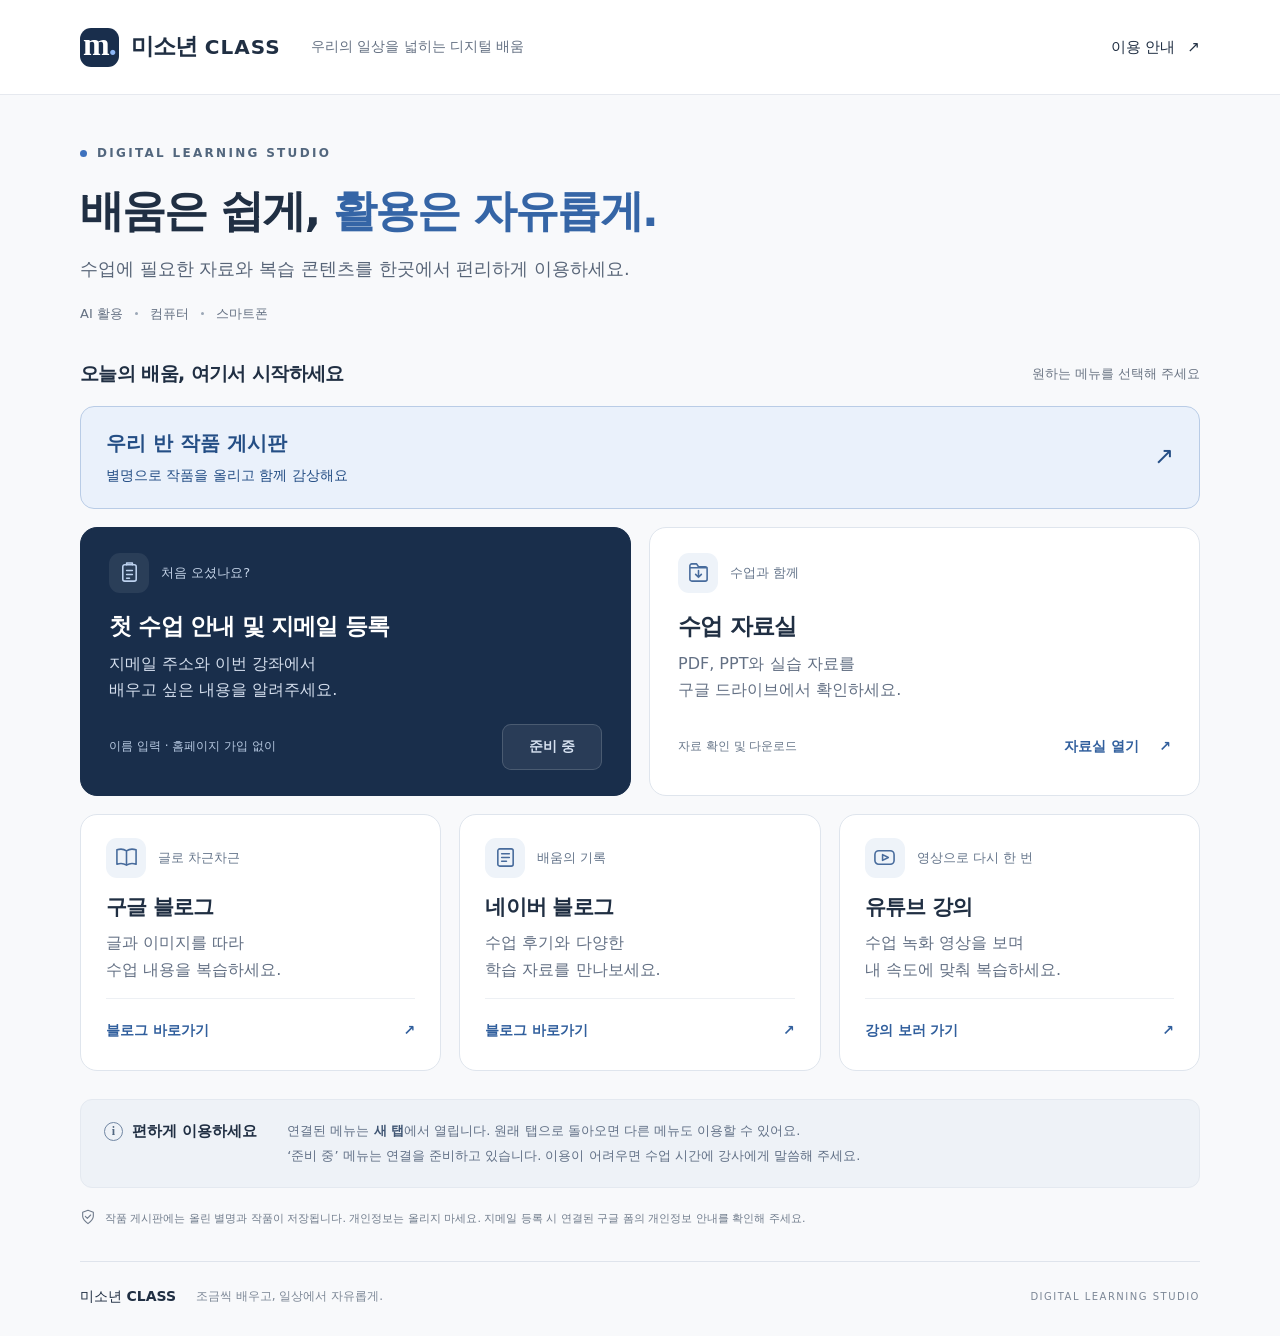
<file: index.html>
<!doctype html>
<html lang="ko">
<head>
<meta charset="utf-8">
<meta name="viewport" content="width=device-width,initial-scale=1">
<meta name="description" content="미소년 CLASS — AI·컴퓨터·스마트폰 수업 자료와 복습 콘텐츠를 한곳에서 만나세요.">
<meta name="theme-color" content="#182b46">
<title>미소년 CLASS | 디지털 배움터</title>
<link rel="icon" href="./favicon.svg" type="image/svg+xml">
<link rel="stylesheet" href="./styles.css?v=2">
<script src="./config.js?v=3" defer></script>
<script src="./app.js" defer></script>
</head>
<body>
<a class="skip-link" href="#classroom">수업 메뉴로 바로가기</a>
<header class="site-header"><div class="container header-inner">
<a class="brand" href="./" aria-label="미소년 CLASS 홈"><span class="brand-mark" aria-hidden="true">m<span>.</span></span><span>미소년 <b>CLASS</b></span></a>
<span class="header-note">우리의 일상을 넓히는 디지털 배움</span>
<a class="header-link" href="#help">이용 안내 <span aria-hidden="true">↗</span></a>
</div></header>
<main class="container">
<section class="hero" aria-labelledby="hero-title">
<div class="eyebrow"><span></span> DIGITAL LEARNING STUDIO</div>
<h1 id="hero-title">배움은 쉽게,<br class="mobile-break"> <span>활용은 자유롭게.</span></h1>
<p>수업에 필요한 자료와 복습 콘텐츠를<br class="mobile-break"> 한곳에서 편리하게 이용하세요.</p>
<div class="subjects" aria-label="수업 분야"><span>AI 활용</span><i aria-hidden="true"></i><span>컴퓨터</span><i aria-hidden="true"></i><span>스마트폰</span></div>
</section>
<section id="classroom" aria-labelledby="menu-title">
<div class="section-heading"><h2 id="menu-title">오늘의 배움, 여기서 시작하세요</h2><span>원하는 메뉴를 선택해 주세요</span></div>
<a href="./gallery.html" style="display:flex;align-items:center;justify-content:space-between;gap:16px;margin:0 0 18px;padding:20px 25px;border:1px solid #b9cce6;border-radius:14px;background:#eaf1fb;color:#244e85"><span><strong style="font-size:20px">우리 반 작품 게시판</strong><br><span style="font-size:14px">별명으로 작품을 올리고 함께 감상해요</span></span><span aria-hidden="true" style="font-size:24px">↗</span></a>
<div class="primary-grid">
<article class="card featured" data-service="registration">
<div class="card-top"><span class="icon" data-icon="form"></span><span class="category">처음 오셨나요?</span></div>
<h3>첫 수업 안내 및 지메일 등록</h3>
<p>지메일 주소와 이번 강좌에서<br>배우고 싶은 내용을 알려주세요.</p>
<div class="card-bottom"><span class="detail">이름 입력 · 홈페이지 가입 없이</span><button class="action" type="button" disabled>준비 중</button></div>
</article>
<article class="card materials" data-service="materials">
<div class="card-top"><span class="icon" data-icon="folder"></span><span class="category">수업과 함께</span></div>
<h3>수업 자료실</h3>
<p>PDF, PPT와 실습 자료를<br>구글 드라이브에서 확인하세요.</p>
<div class="card-bottom"><span class="detail">자료 확인 및 다운로드</span><button class="action" type="button" disabled>준비 중</button></div>
</article>
</div>
<div class="secondary-grid">
<article class="card compact" data-service="googleBlog">
<div class="card-top"><span class="icon" data-icon="book"></span><span class="category">글로 차근차근</span></div>
<h3>구글 블로그</h3><p>글과 이미지를 따라<br>수업 내용을 복습하세요.</p>
<div class="card-bottom"><button class="action" type="button" disabled>준비 중</button></div>
</article>
<article class="card compact" data-service="naverBlog">
<div class="card-top"><span class="icon" data-icon="note"></span><span class="category">배움의 기록</span></div>
<h3>네이버 블로그</h3><p>수업 후기와 다양한<br>학습 자료를 만나보세요.</p>
<div class="card-bottom"><button class="action" type="button" disabled>준비 중</button></div>
</article>
<article class="card compact" data-service="youtube">
<div class="card-top"><span class="icon" data-icon="play"></span><span class="category">영상으로 다시 한 번</span></div>
<h3>유튜브 강의</h3><p>수업 녹화 영상을 보며<br>내 속도에 맞춰 복습하세요.</p>
<div class="card-bottom"><button class="action" type="button" disabled>준비 중</button></div>
</article>
</div>
<noscript><p class="notice">메뉴를 이용하려면 브라우저에서 JavaScript를 켜 주세요.</p></noscript>
</section>
<section id="help" class="help" aria-labelledby="help-title">
<div><span class="help-symbol" aria-hidden="true">i</span><h2 id="help-title">편하게 이용하세요</h2></div>
<p>연결된 메뉴는 <strong>새 탭</strong>에서 열립니다. 원래 탭으로 돌아오면 다른 메뉴도 이용할 수 있어요.<br>‘준비 중’ 메뉴는 연결을 준비하고 있습니다. 이용이 어려우면 수업 시간에 강사에게 말씀해 주세요.</p>
</section>
<div class="privacy-note"><span data-icon="shield" aria-hidden="true"></span><p>작품 게시판에는 올린 별명과 작품이 저장됩니다. 개인정보는 올리지 마세요.<br class="mobile-break"> 지메일 등록 시 연결된 구글 폼의 개인정보 안내를 확인해 주세요.</p></div>
</main>
<footer class="container site-footer"><span>미소년 <b>CLASS</b></span><p>조금씩 배우고, 일상에서 자유롭게.</p><span class="footer-label">DIGITAL LEARNING STUDIO</span></footer>
</body></html>
</file>
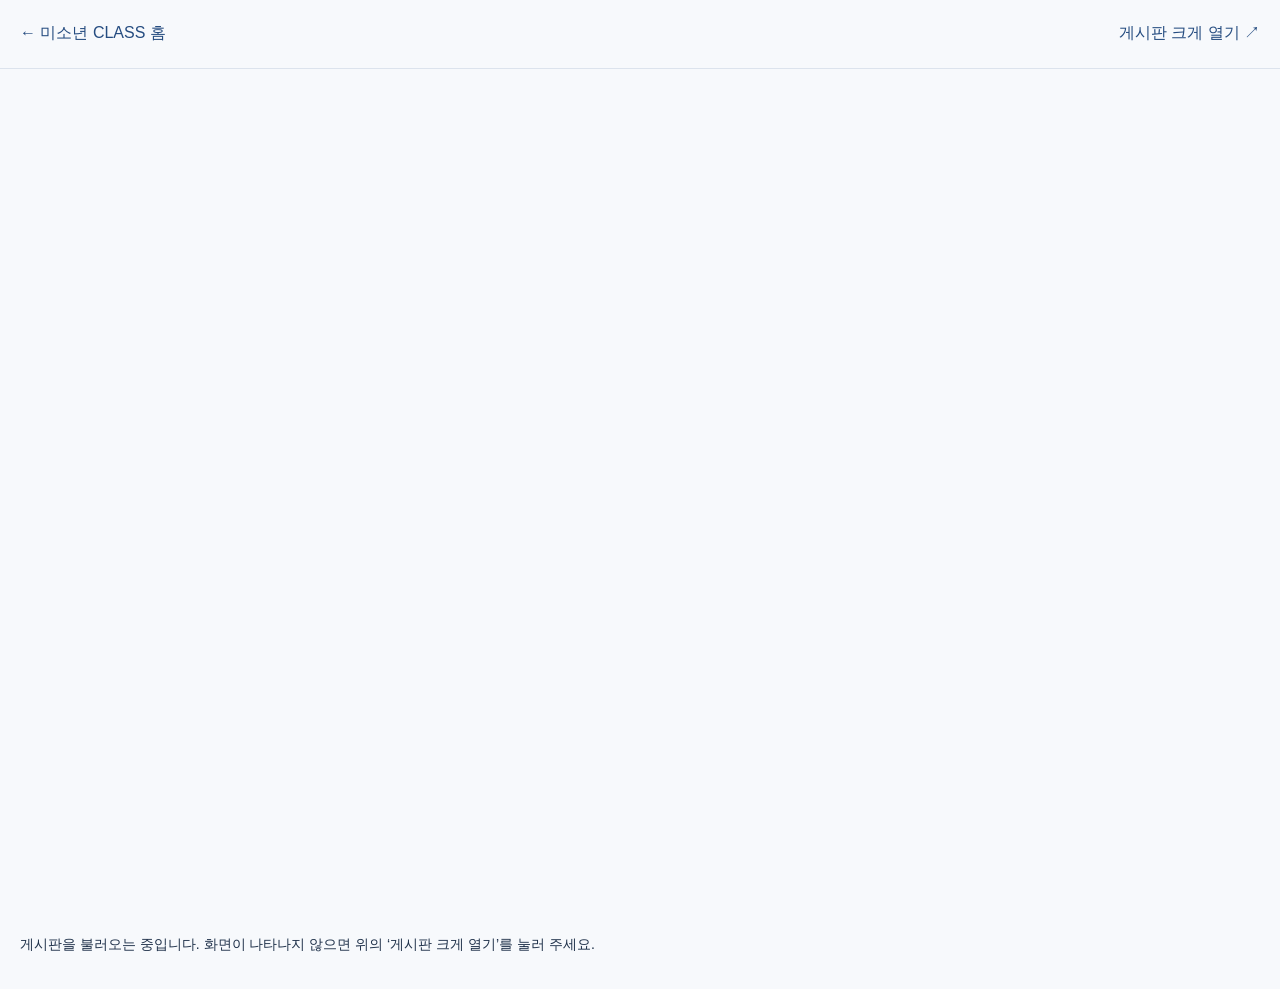
<file: gallery.html>
<!doctype html><html lang="ko"><head><meta charset="utf-8"><meta name="viewport" content="width=device-width,initial-scale=1"><title>우리 반 작품 게시판 | 미소년 CLASS</title><meta name="robots" content="noindex"><link rel="icon" href="./favicon.svg"><script src="./config.js?v=3" defer></script><script src="./gallery.js" defer></script><style>*{box-sizing:border-box}body{margin:0;font:16px/1.6 "Malgun Gothic",sans-serif;background:#f7f9fc;color:#20324b}nav{display:flex;align-items:center;justify-content:space-between;padding:12px 20px;border-bottom:1px solid #dce3ed;gap:12px}nav a{color:#254c80;text-decoration:none;padding:8px 0;min-height:44px}iframe{display:block;width:100%;height:calc(100dvh - 70px);min-height:680px;border:0}#fallback{padding:20px;font-size:14px}a:focus-visible{outline:3px solid #2571db}</style></head><body><nav><a href="./">← 미소년 CLASS 홈</a><a id="wide" hidden target="_blank" rel="noopener noreferrer">게시판 크게 열기 ↗</a></nav><iframe id="gallery" title="우리 반 작품 게시판"></iframe><p id="fallback">게시판을 불러오는 중입니다. 화면이 나타나지 않으면 위의 ‘게시판 크게 열기’를 눌러 주세요.</p></body></html>
</file>
<file: styles.css>
*{box-sizing:border-box}html{scroll-behavior:smooth;scroll-padding-top:24px}body{margin:0;background:#f8f9fb;color:#202f43;font-family:"Pretendard","Noto Sans KR","Malgun Gothic",system-ui,sans-serif;font-size:17px;line-height:1.65;word-break:keep-all}a{color:inherit;text-decoration:none}button{font:inherit}button:disabled{cursor:default}a:focus-visible,button:focus-visible{outline:3px solid #2571db;outline-offset:5px}.container{width:min(1120px,calc(100% - 80px));margin-inline:auto}.site-header{background:#fff;border-bottom:1px solid #e6e9ef}.header-inner{height:94px;display:flex;align-items:center;gap:30px}.brand{display:flex;align-items:center;gap:12px;font-size:23px;font-weight:700;letter-spacing:-.8px}.brand b{font-size:20px;letter-spacing:1px}.brand-mark{width:39px;height:39px;display:grid;place-content:center;background:#192e4c;color:white;border-radius:11px;font-family:Georgia,serif;font-size:32px;line-height:1;display:flex;align-items:center;justify-content:center;padding-bottom:6px}.brand-mark span{color:#8cb6f5}.header-note{font-size:14px;color:#657183;flex:1}.header-link{font-size:15px;min-height:44px;display:flex;align-items:center;gap:12px}.hero{padding:49px 0 34px}.eyebrow{font-size:12px;letter-spacing:2.3px;font-weight:700;color:#53677e;display:flex;align-items:center;gap:10px}.eyebrow>span{width:7px;height:7px;border-radius:50%;background:#3e72be}h1{font-size:clamp(30px,3.5vw,44px);line-height:1.35;letter-spacing:-1.8px;margin:17px 0 14px;font-weight:750}h1>span{color:#3565a6}.hero>p{margin:0;color:#586578;font-size:18px}.subjects{display:flex;align-items:center;gap:12px;font-size:13px;color:#657183;margin-top:19px}.subjects i{width:3px;height:3px;border-radius:50%;background:#9ba7b6}.section-heading{display:flex;align-items:center;justify-content:space-between;gap:20px;margin-bottom:16px}.section-heading h2{font-size:19px;margin:0;font-weight:700;letter-spacing:-.6px}.section-heading>span{color:#6b7584;font-size:13px}.primary-grid{display:grid;grid-template-columns:1fr 1fr;gap:18px}.secondary-grid{display:grid;grid-template-columns:repeat(3,1fr);gap:18px;margin-top:18px}.card{background:#fff;border:1px solid #dfe5ed;border-radius:17px;padding:25px 28px;display:flex;flex-direction:column;min-width:0;transition:transform .18s ease,border-color .18s ease,box-shadow .18s ease}.card:has(a):hover{transform:translateY(-3px);border-color:#9db5d8;box-shadow:0 10px 24px #182b4609}.card-top{display:flex;align-items:center;gap:12px}.icon{width:40px;height:40px;display:grid;place-items:center;border-radius:11px;background:#eef3f9;color:#476b9c;flex-shrink:0}svg{width:23px;height:23px;fill:none;stroke:currentColor;stroke-width:1.65;stroke-linecap:round;stroke-linejoin:round}.category{font-size:13px;color:#65758b}h3{font-size:23px;line-height:1.45;letter-spacing:-.8px;margin:17px 0 8px}.card p{font-size:16px;color:#637084;margin:0 0 20px;line-height:1.65}.card-bottom{display:flex;justify-content:space-between;align-items:center;gap:12px;margin-top:auto}.detail{font-size:12px;color:#68778a}.action{min-height:46px;min-width:100px;border:1px solid #e0e5eb;background:#f2f4f7;color:#677386;border-radius:9px;padding:9px 15px;font-size:14px;font-weight:650;display:inline-flex;align-items:center;justify-content:center;gap:22px}.action.link{border:0;background:transparent;color:#315f9d;justify-content:space-between;padding:10px 0;min-width:100%}.action.link:hover{text-decoration:underline;text-underline-offset:5px}.featured{background:#192e4b;border-color:#192e4b;color:white}.featured .icon{background:#ffffff13;color:#bdd2ef}.featured .category{color:#c5d4e8}.featured p{color:#d4deed}.featured .detail{color:#b7c9e1}.featured .action{background:#ffffff12;border-color:#ffffff28;color:#d5e0ef}.featured .action.link{color:white;padding:9px 15px;min-width:160px;background:#ffffff12}.compact{padding:23px 25px 17px}.compact h3{font-size:21px;margin-top:14px}.compact .card-bottom{border-top:1px solid #edf0f4}.compact p{margin-bottom:15px}.compact .action{margin-top:8px}.help{margin-top:28px;background:#eef2f7;border:1px solid #e4e9f0;border-radius:12px;padding:19px 23px;display:flex;gap:30px;align-items:flex-start}.help>div{display:flex;align-items:center;gap:9px;flex-shrink:0}.help h2{margin:0;font-size:15px;line-height:25px}.help-symbol{width:19px;height:19px;border:1.5px solid #7187a3;border-radius:50%;display:grid;place-items:center;font:600 12px Georgia,serif;color:#516780}.help p{margin:0;font-size:13px;color:#617086;line-height:1.9}.help strong{font-weight:650;color:#3f5573}.privacy-note{display:flex;align-items:center;gap:9px;margin:17px 0 28px;color:#707c8c}.privacy-note svg{width:16px;height:16px}.privacy-note p{font-size:11px;margin:0}.site-footer{border-top:1px solid #dfe4ec;display:flex;align-items:center;gap:20px;padding:23px 0 27px;font-size:14px}.site-footer>p{margin:0;color:#7c8796;font-size:12px;flex:1}.footer-label{font-size:10px;letter-spacing:1.5px;color:#7c8796}.skip-link{position:absolute;top:-100px;left:20px;background:white;padding:12px;z-index:10}.skip-link:focus{top:10px}.mobile-break{display:none}.notice{padding:16px;background:#fff0db}
@media(min-width:1500px){.hero{padding-top:62px;padding-bottom:42px}.card{padding-top:28px;padding-bottom:26px}.compact{padding-bottom:17px}}
@media(max-width:900px){.container{width:calc(100% - 48px)}.header-note{display:none}.header-inner{justify-content:space-between}.card{padding:22px}.detail{display:none}.secondary-grid{gap:14px}.compact{padding:20px}.compact h3{font-size:20px}.card-top{gap:8px}.category{font-size:12px}.help{gap:18px}.footer-label{display:none}}
@media(max-width:620px){.container{width:calc(100% - 36px)}.header-inner{height:76px;gap:12px}.brand{font-size:20px;gap:9px}.brand b{font-size:17px}.brand-mark{width:34px;height:34px;font-size:28px}.header-link{font-size:13px}.hero{padding:34px 0 28px}.eyebrow{font-size:10px;letter-spacing:1.9px}h1{font-size:34px;letter-spacing:-1.5px;line-height:1.4;margin-top:16px}.mobile-break{display:block}.hero>p{font-size:16px;line-height:1.8}.subjects{margin-top:16px}.section-heading{margin-bottom:14px}.section-heading h2{font-size:17px}.section-heading>span{display:none}.primary-grid,.secondary-grid{grid-template-columns:1fr;gap:14px}.secondary-grid{margin-top:14px}.card{padding:23px}.card-top{gap:12px}.category{font-size:13px}h3{font-size:22px}.card p{font-size:17px}.detail{display:block;font-size:11px}.card-bottom{gap:8px}.compact h3{font-size:22px}.compact p br{display:none}.compact .action{min-height:49px}.help{margin-top:24px;padding:20px;display:block}.help p{margin-top:11px;font-size:14px}.help p br{display:none}.privacy-note{align-items:flex-start}.privacy-note p{font-size:12px}.privacy-note .mobile-break{display:none}.site-footer{display:block;padding:22px 0}.site-footer>p{margin-top:6px;font-size:12px}}
@media(prefers-reduced-motion:reduce){html{scroll-behavior:auto}.card{transition:none}.card:has(a):hover{transform:none}}

.materials .action.link{min-width:0;gap:20px}
</file>
